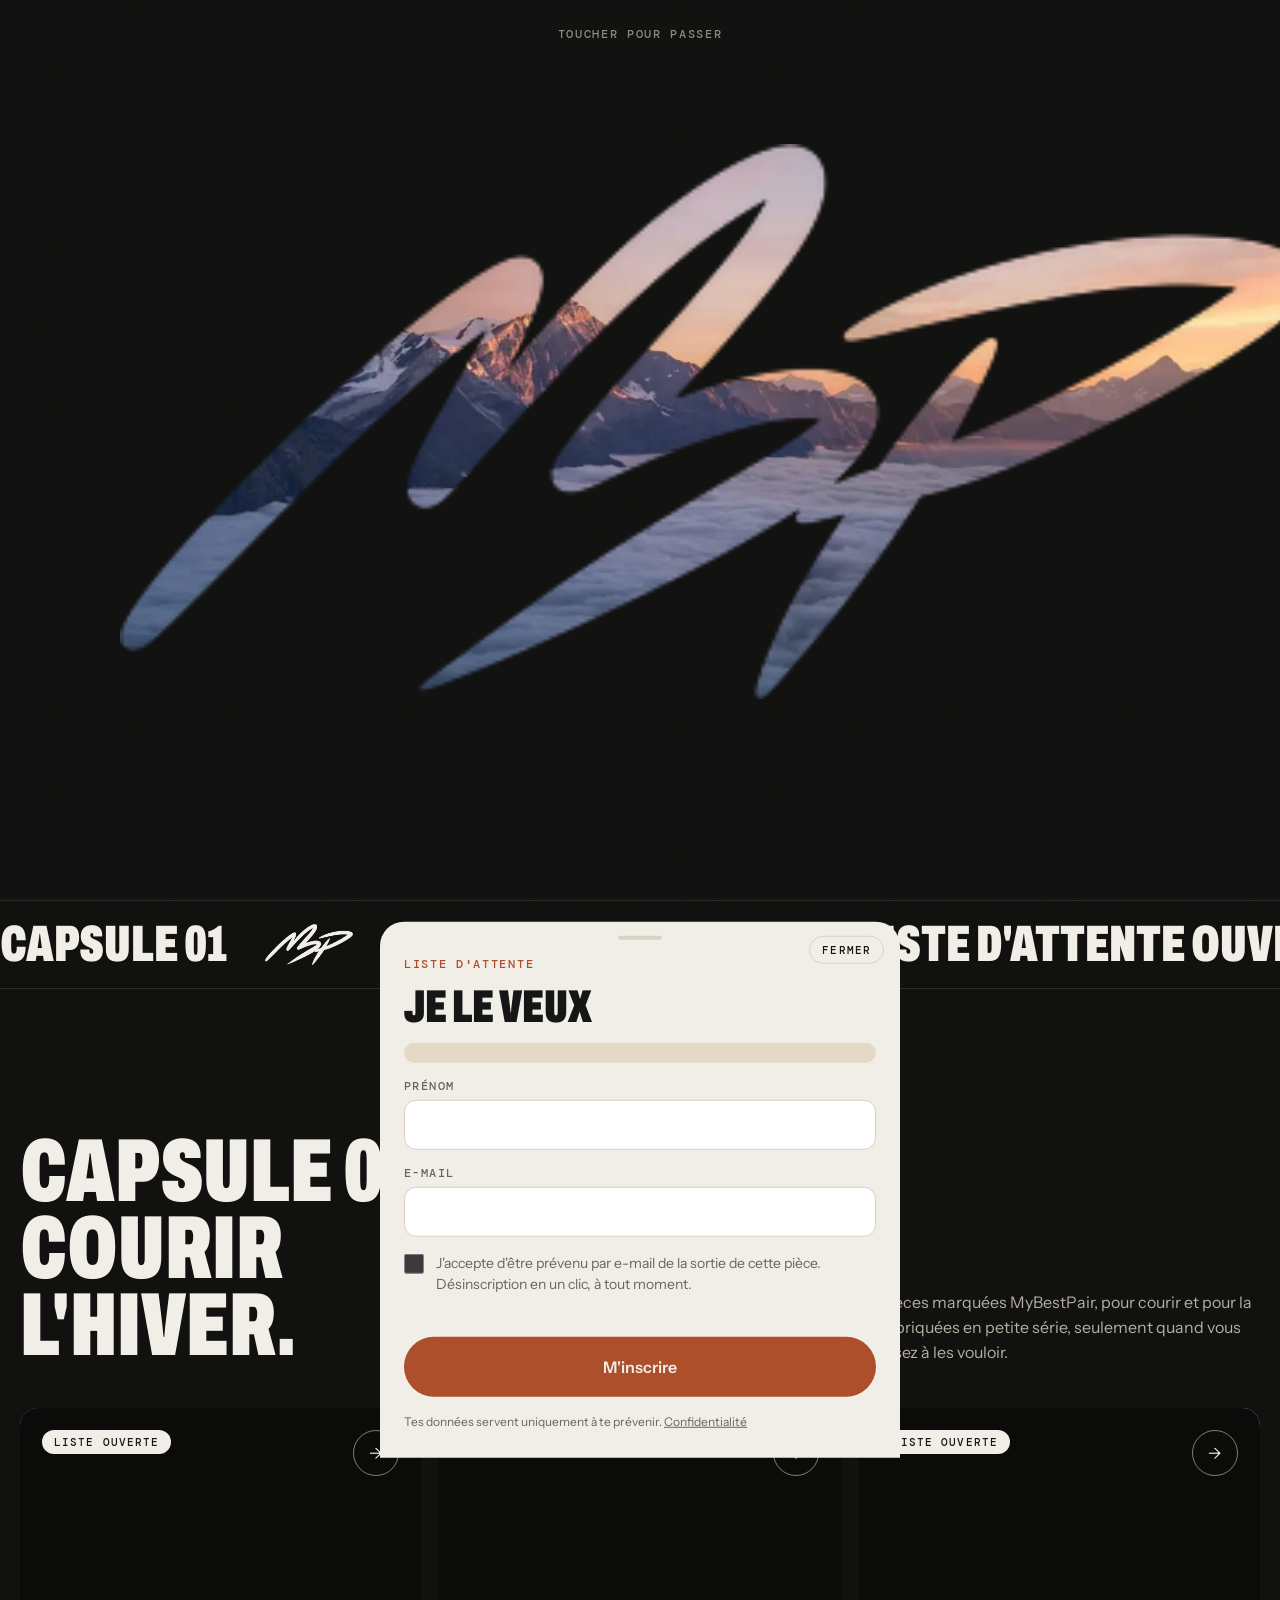
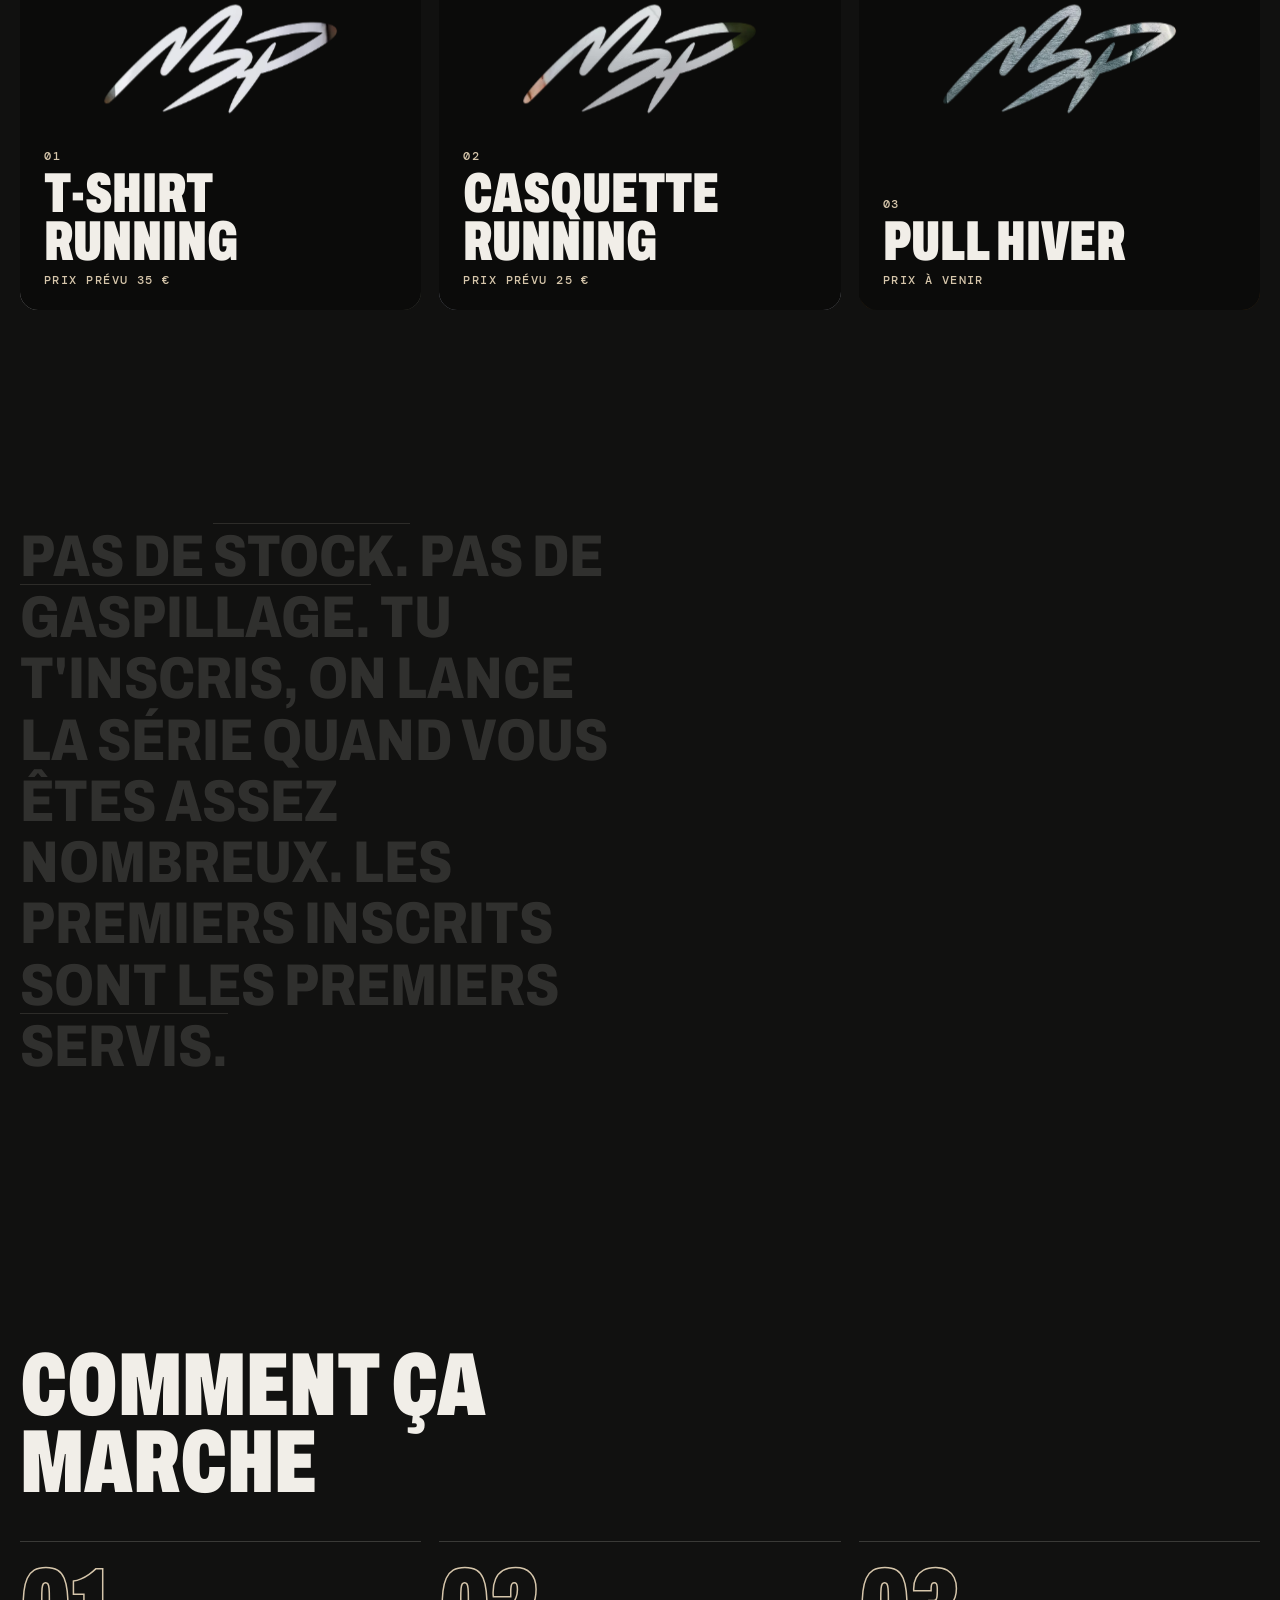
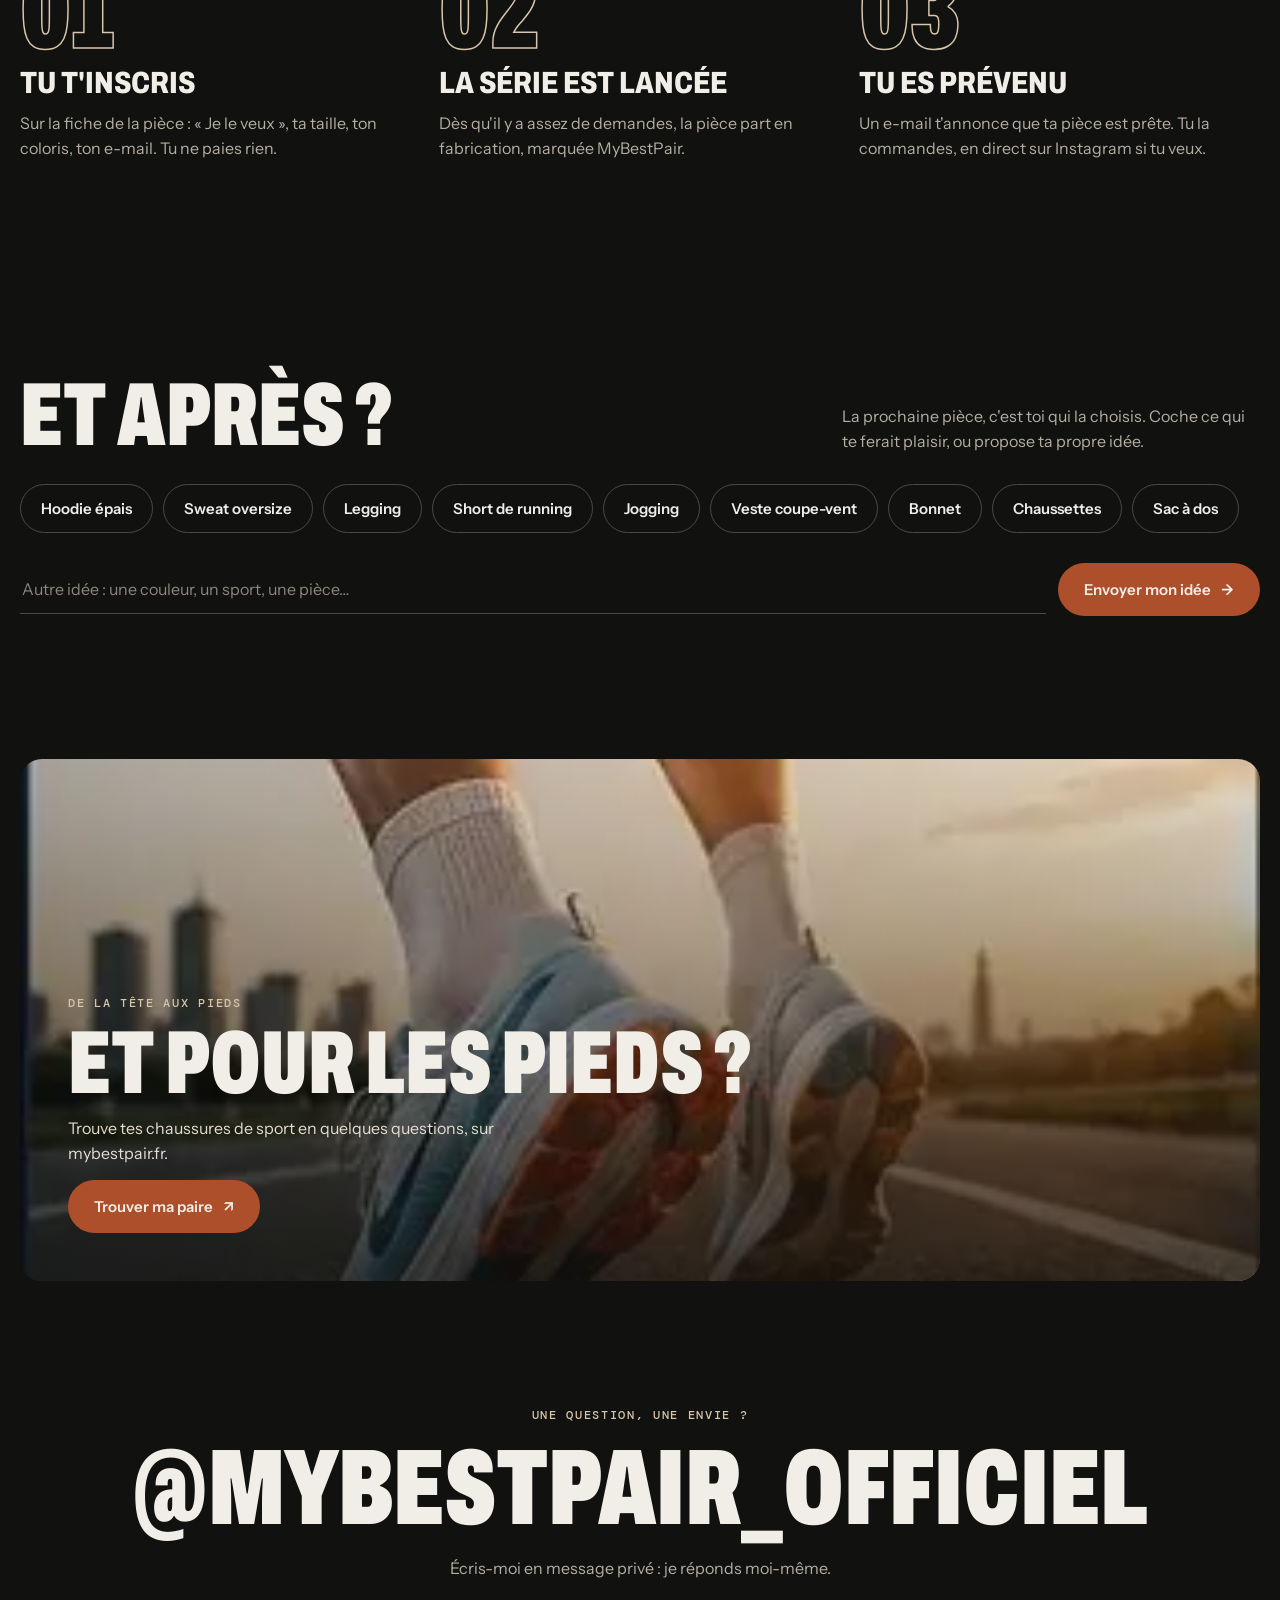
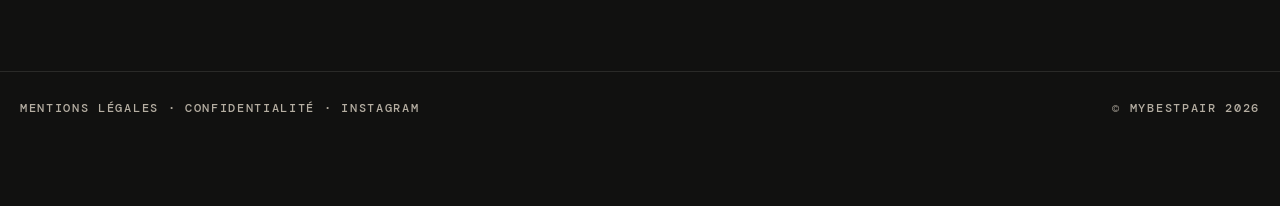
<file: index.html>
<!doctype html>
<html lang="fr">
<head>
<meta charset="utf-8">
<meta name="viewport" content="width=device-width,initial-scale=1,viewport-fit=cover">
<meta name="robots" content="noindex,nofollow">
<title>MyBestPair · Capsule 01, courir l'hiver</title>
<meta name="description" content="Capsule 01 MyBestPair : t-shirt running, casquette running et pull hiver, fabriqués en petite série quand vous êtes assez à les vouloir.">
<meta name="theme-color" content="#111110">
<link rel="icon" href="favicon.png">
<link rel="preconnect" href="https://fonts.googleapis.com">
<link rel="preconnect" href="https://fonts.gstatic.com" crossorigin>
<link rel="stylesheet" href="https://fonts.googleapis.com/css2?family=Archivo:wdth,wght@62..125,300..900&family=Instrument+Sans:wght@400..700&family=DM+Mono:wght@400;500&display=swap">
<link rel="stylesheet" href="style.css">
</head>
<body>
<div class="grain" aria-hidden="true"></div>
<div class="cur" id="cur" aria-hidden="true"><span>Voir</span></div>

<header class="top" id="top">
  <button type="button" class="logo" data-nav="home" aria-label="MyBestPair, accueil"><img class="lt" src="images/logo-cream.webp" alt=""><img class="dk" src="images/logo-black.webp" alt=""></button>
  <nav aria-label="Menu"><button type="button" data-nav="capsule">Capsule</button><button type="button" data-nav="idee"><span class="lg">Ton idée</span><span class="sh">Idée</span></button><button type="button" data-nav="story"><span class="lg">Notre histoire</span><span class="sh">Histoire</span></button></nav>
  <a class="igb" href="https://www.instagram.com/mybestpair_officiel/" target="_blank" rel="noopener"><svg viewBox="0 0 24 24" fill="none" stroke="currentColor" stroke-width="2" aria-hidden="true"><rect x="3" y="3" width="18" height="18" rx="5"/><circle cx="12" cy="12" r="4"/><circle cx="17.5" cy="6.5" r="1" fill="currentColor"/></svg><span>@mybestpair_officiel</span></a>
</header>

<main id="v-home">
  <section class="intro" id="intro" aria-label="Accueil">
    <div class="pin">
      <div class="win free" id="iwin"><div class="ph ph-hero2" id="iph"></div><div class="shade" style="opacity:1"></div></div>
      <div class="ititle" id="ititle">
        <h1><span class="ln"><span>Ta meilleure tenue,</span></span><span class="ln"><span>de la tête aux pieds.</span></span></h1>
        <div class="row"><button type="button" class="btn" data-nav="capsule">Découvrir la capsule <span aria-hidden="true">→</span></button><button type="button" class="ghost" data-nav="story">Notre histoire</button></div>
      </div>
      <div class="meta mono-t" id="imeta"><span>Capsule 01</span><b>Courir l'hiver</b></div>
    </div>
  </section>

  <div class="marq" aria-hidden="true"><div class="tr" id="marq"></div></div>

  <section class="capsule gut" id="capsule">
    <div class="sec-head"><h2 class="sec-t">Capsule 01. Courir l'hiver.</h2><p>Trois pièces marquées MyBestPair, pour courir et pour la ville. Fabriquées en petite série, seulement quand vous êtes assez à les vouloir.</p></div>
    <div class="panels">
      <button type="button" class="panel" data-prod="tee" data-cursor="Voir"><div class="pimg ph ph-tee"></div><div class="pmask"></div><span class="badge">Liste ouverte</span><span class="go" aria-hidden="true">→</span><div class="plbl"><span>01</span><b>T-shirt Running</b><small>Prix prévu 35 €</small></div></button>
      <button type="button" class="panel" data-prod="cap" data-cursor="Voir"><div class="pimg ph ph-cap"></div><div class="pmask"></div><span class="badge">Liste ouverte</span><span class="go" aria-hidden="true">→</span><div class="plbl"><span>02</span><b>Casquette Running</b><small>Prix prévu 25 €</small></div></button>
      <button type="button" class="panel" data-prod="pull" data-cursor="Voir"><div class="pimg ph ph-hoodie"></div><div class="pmask"></div><span class="badge">Liste ouverte</span><span class="go" aria-hidden="true">→</span><div class="plbl"><span>03</span><b>Pull Hiver</b><small>Prix à venir</small></div></button>
    </div>
  </section>

  <section class="manif gut" id="manif"><p id="manp">Pas de stock. Pas de gaspillage. Tu t'inscris, on lance la série quand vous êtes assez nombreux. Les premiers inscrits sont les premiers servis.</p></section>

  <section class="how gut" aria-labelledby="howt">
    <h2 class="sec-t" id="howt">Comment ça marche</h2>
    <ol>
      <li class="up"><b>01</b><h3>Tu t'inscris</h3><p>Sur la fiche de la pièce : « Je le veux », ta taille, ton coloris, ton e-mail. Tu ne paies rien.</p></li>
      <li class="up"><b>02</b><h3>La série est lancée</h3><p>Dès qu'il y a assez de demandes, la pièce part en fabrication, marquée MyBestPair.</p></li>
      <li class="up"><b>03</b><h3>Tu es prévenu</h3><p>Un e-mail t'annonce que ta pièce est prête. Tu la commandes, en direct sur Instagram si tu veux.</p></li>
    </ol>
  </section>

  <section class="idea gut" id="idee" aria-labelledby="ideet">
    <div class="sec-head"><h2 class="sec-t" id="ideet">Et après&nbsp;?</h2><p>La prochaine pièce, c'est toi qui la choisis. Coche ce qui te ferait plaisir, ou propose ta propre idée.</p></div>
    <div class="ichips" id="ichips" role="group" aria-label="Pièces qui t'intéressent"></div>
    <div class="irow"><label class="sr" for="iother">Autre idée</label><input type="text" id="iother" placeholder="Autre idée : une couleur, un sport, une pièce…"><button type="button" class="btn" id="isend">Envoyer mon idée <span aria-hidden="true">→</span></button></div>
    <p class="ierr" id="ierr" aria-live="polite"></p>
  </section>

  <a class="feet" href="https://mybestpair.fr" target="_blank" rel="noopener" data-cursor="Ouvrir"><div class="ph ph-bgroute"></div><div class="ct"><span class="mono-t" style="color:var(--sable)">De la tête aux pieds</span><h2>Et pour les pieds&nbsp;?</h2><p>Trouve tes chaussures de sport en quelques questions, sur mybestpair.fr.</p><span class="btn">Trouver ma paire <span aria-hidden="true">↗</span></span></div></a>

  <section class="insta gut"><span class="mono-t" style="color:var(--sable)">Une question, une envie&nbsp;?</span><a class="big" href="https://www.instagram.com/mybestpair_officiel/" target="_blank" rel="noopener" data-cursor="Écrire">@mybestpair_officiel</a><p>Écris-moi en message privé : je réponds moi-même.</p></section>

  <footer class="foot gut mono-t"><span><a href="mentions-legales.html">Mentions légales</a> · <a href="confidentialite.html">Confidentialité</a> · <a href="https://www.instagram.com/mybestpair_officiel/" target="_blank" rel="noopener">Instagram</a></span><span>© MyBestPair 2026</span></footer>
</main>

<main id="v-prod" hidden>
  <div class="prod gut">
    <div class="gal"><div class="main" id="gmain"><div class="ph" id="gph"></div><img class="stampm" id="gstamp" src="images/mono-black.webp" alt=""></div><div class="thumbs" id="gthumbs"></div></div>
    <div class="pinfo">
      <button type="button" class="crumb mono-t" id="crumb">← Capsule 01</button>
      <span class="mono-t" id="pcat" style="color:var(--rouille)"></span>
      <h1 id="pname"></h1>
      <span class="price" id="pprice"></span>
      <div class="serie"><span class="on">Liste d'attente ouverte</span></div>
      <p class="desc" id="pdesc"></p>
      <div><div class="lbl"><span>Coloris</span><span id="pcolname"></span></div><div class="cols" id="pcols" style="margin-top:10px"></div></div>
      <div><div class="lbl"><span>Taille</span><span>Guide des tailles</span></div><div class="sizes" id="psizes" style="margin-top:10px"></div></div>
      <button type="button" class="btn addb" id="pwant"><span class="t1">Je le veux</span><span class="t2">Je le veux</span></button>
      <p class="nopay">Pas de paiement : tu es prévenu dès que la série est lancée.</p>
      <div class="acc"><details><summary>Matière et entretien</summary><p id="pmat"></p></details><details><summary>Comment ça marche</summary><p>Tu t'inscris sans payer. Dès qu'il y a assez de demandes, la série est fabriquée. Tu reçois un e-mail, puis tu commandes : remise en main propre ou envoi par colis.</p></details><details><summary>Une question ?</summary><p>Écris-moi sur Instagram, <a href="https://www.instagram.com/mybestpair_officiel/" target="_blank" rel="noopener">@mybestpair_officiel</a>.</p></details></div>
      <div class="mates"><span class="mono-t" style="color:var(--paper-soft)">Complète ta tenue</span>
        <button type="button" class="mate" id="pmate"><div class="ph"></div><div><small>Capsule 01</small><b></b></div><span class="ar">→</span></button>
        <a class="mate" href="https://mybestpair.fr" target="_blank" rel="noopener" style="text-decoration:none"><div class="ph ph-bgtrail"></div><div><small>Pour les pieds</small><b>Trouve ta paire sur mybestpair.fr</b></div><span class="ar">↗</span></a>
      </div>
    </div>
  </div>
  <footer class="foot gut mono-t"><span><a href="mentions-legales.html">Mentions légales</a> · <a href="confidentialite.html">Confidentialité</a> · <a href="https://www.instagram.com/mybestpair_officiel/" target="_blank" rel="noopener">Instagram</a></span><span>© MyBestPair 2026</span></footer>
</main>


<main id="v-story" hidden>
  <section class="story gut">
    <div class="ph ph-hikers"></div>
    <div class="txt">
      <span class="mono-t" style="color:var(--rouille)">Notre histoire</span>
      <h1>Né d'un comparateur de chaussures.</h1>
      <p><b>MyBestPair, c'est d'abord mybestpair.fr</b> : un site qui aide à trouver ses chaussures de sport, sport par sport, sans parti pris.</p>
      <p>La suite logique, c'est le reste de la tenue. <b>Des pièces simples et techniques</b>, aux couleurs de la marque, pour courir, s'entraîner et vivre dehors.</p>
      <p>Pas de stock qui dort : <b>chaque série est lancée quand vous êtes assez à la vouloir.</b> Moins de gaspillage, et des pièces qui ont déjà leur propriétaire.</p>
      <div class="nums"><div><b>6</b><span>sports sur mybestpair.fr</span></div><div><b>3</b><span>pièces dans la capsule 01</span></div><div><b>0</b><span>stock qui dort</span></div></div>
      <a class="btn" href="https://www.instagram.com/mybestpair_officiel/" target="_blank" rel="noopener" style="justify-self:start;text-decoration:none">Suivre l'aventure sur Instagram <span aria-hidden="true">↗</span></a>
    </div>
  </section>
  <footer class="foot gut mono-t"><span><a href="mentions-legales.html">Mentions légales</a> · <a href="confidentialite.html">Confidentialité</a> · <a href="https://www.instagram.com/mybestpair_officiel/" target="_blank" rel="noopener">Instagram</a></span><span>© MyBestPair 2026</span></footer>
</main>

<div class="sticky-cta" id="stcta"><button type="button" class="btn" id="stbtn">Je le veux</button></div>

<div class="through" id="through" aria-hidden="true"><div class="bk"></div><div class="win" id="twin"><div class="ph" id="tph"></div></div></div>
<div class="opening" id="opening" hidden></div>
<div class="scrim" id="scrim"></div>
<aside class="sheet" id="sheet" role="dialog" aria-modal="true" aria-labelledby="sht" aria-hidden="true">
  <span class="grab" aria-hidden="true"></span>
  <button type="button" class="x" id="shx">Fermer</button>
  <form id="shform" novalidate style="display:grid;gap:16px">
    <span class="mono-t" style="color:var(--rouille)" id="shkind">Liste d'attente</span>
    <h2 id="sht">Je le veux</h2>
    <div class="sum" id="shsum"></div>
    <label for="fname">Prénom<input type="text" id="fname" autocomplete="given-name"></label>
    <label for="fmail">E-mail<input type="email" id="fmail" autocomplete="email" inputmode="email"></label>
    <label class="consent" for="fok"><input type="checkbox" id="fok"><span id="fokt">J'accepte d'être prévenu par e-mail de la sortie de cette pièce. Désinscription en un clic, à tout moment.</span></label>
    <p class="err" id="ferr" aria-live="polite"></p>
    <button type="submit" class="btn addb" id="fsend"><span class="t1">M'inscrire</span><span class="t2">C'est noté</span></button>
    <span class="proto">Tes données servent uniquement à te prévenir. <a href="confidentialite.html" style="color:inherit">Confidentialité</a></span>
  </form>
  <div class="ok" id="shok" hidden>
    <div class="seal"><img src="images/mono-cream.webp" alt=""></div>
    <h2 id="okt">C'est noté !</h2>
    <p id="okp"></p>
    <div class="row"><a class="ig" href="https://www.instagram.com/mybestpair_officiel/" target="_blank" rel="noopener"><svg viewBox="0 0 24 24" fill="none" stroke="currentColor" stroke-width="2" aria-hidden="true"><rect x="3" y="3" width="18" height="18" rx="5"/><circle cx="12" cy="12" r="4"/><circle cx="17.5" cy="6.5" r="1" fill="currentColor"/></svg>Écris-moi sur Instagram</a><button type="button" class="ghost" id="okclose" style="color:var(--paper-ink)">Continuer</button></div>
  </div>
</aside>
<script src="app.js"></script>
</body>
</html>
</file>
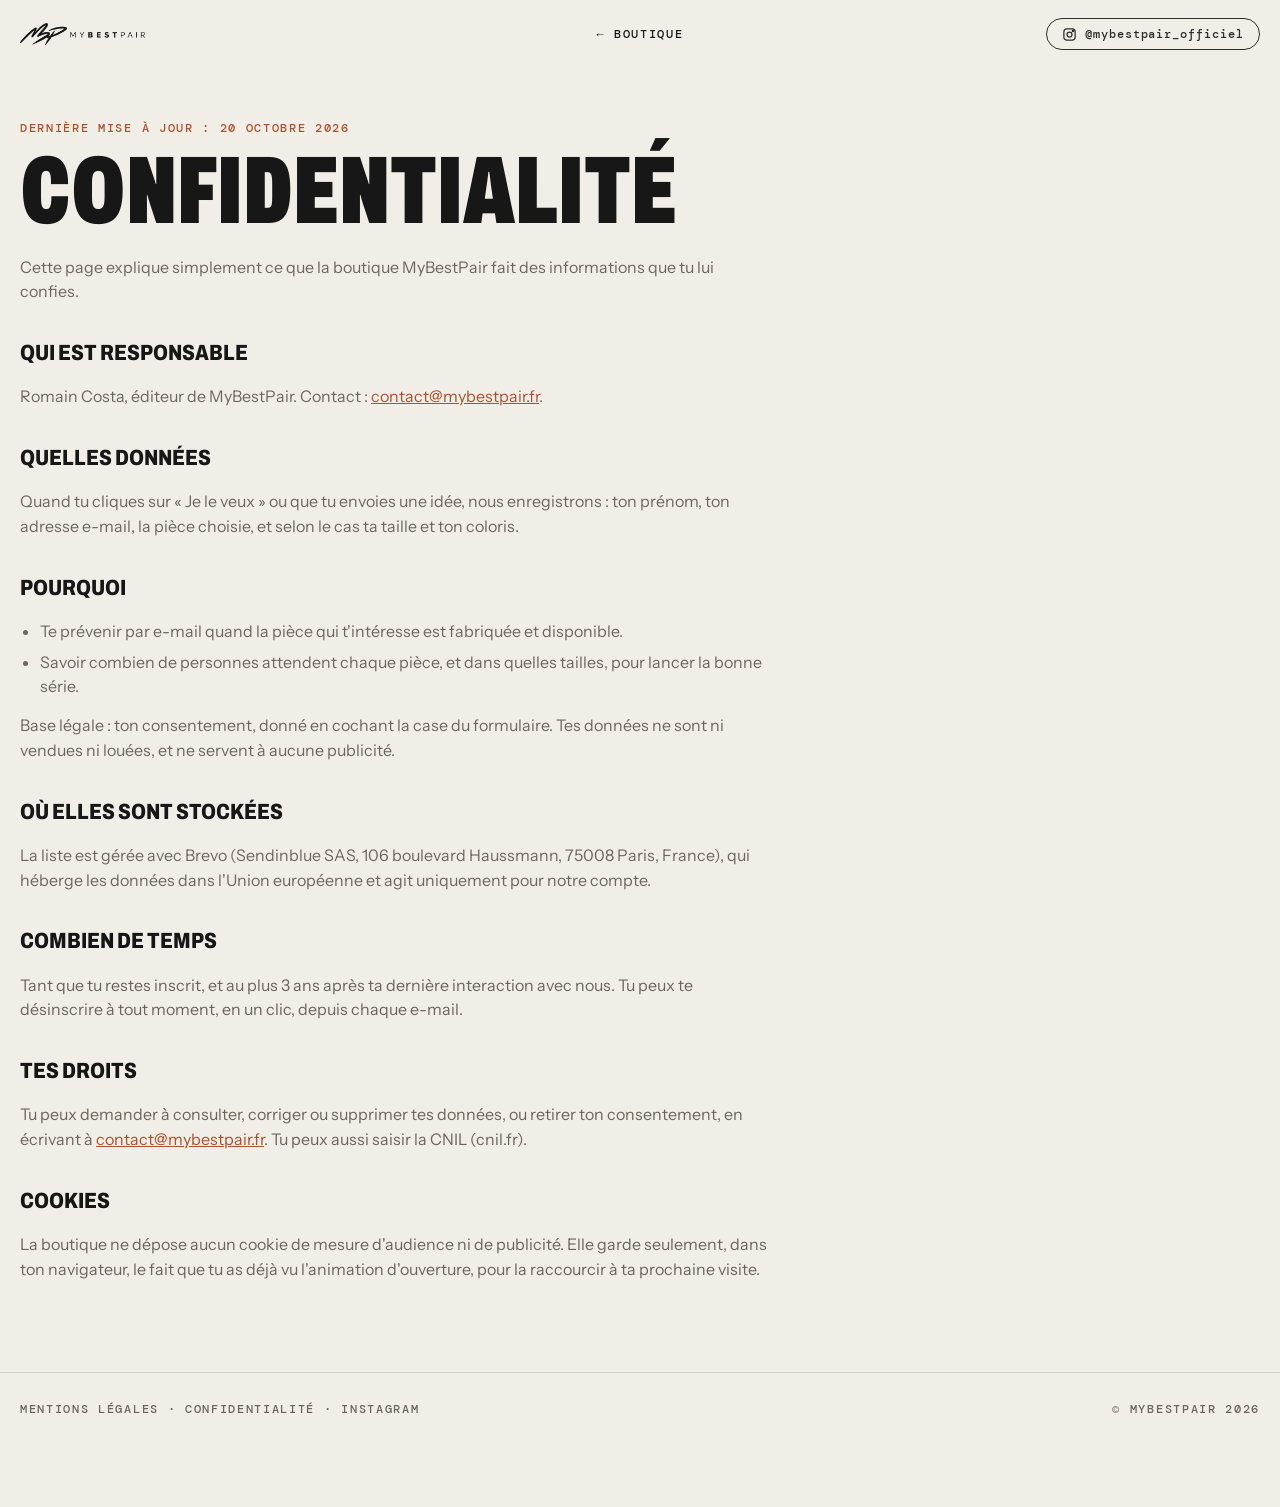
<file: confidentialite.html>
<!doctype html>
<html lang="fr">
<head>
<meta charset="utf-8">
<meta name="viewport" content="width=device-width,initial-scale=1,viewport-fit=cover">
<meta name="robots" content="noindex,nofollow">
<title>Confidentialité · Boutique MyBestPair</title>
<meta name="description" content="Capsule 01 MyBestPair : t-shirt running, casquette running et pull hiver, fabriqués en petite série quand vous êtes assez à les vouloir.">
<meta name="theme-color" content="#111110">
<link rel="icon" href="favicon.png">
<link rel="preconnect" href="https://fonts.googleapis.com">
<link rel="preconnect" href="https://fonts.gstatic.com" crossorigin>
<link rel="stylesheet" href="https://fonts.googleapis.com/css2?family=Archivo:wdth,wght@62..125,300..900&family=Instrument+Sans:wght@400..700&family=DM+Mono:wght@400;500&display=swap">
<link rel="stylesheet" href="style.css">
</head>
<body class="light">
<div class="grain" aria-hidden="true"></div>
<header class="top solid"><a class="logo" href="./" aria-label="MyBestPair, retour à la boutique"><img class="lt" src="images/logo-cream.webp" alt=""><img class="dk" src="images/logo-black.webp" alt=""></a><nav aria-label="Menu"><a href="./" style="font:500 12px var(--f-m);letter-spacing:.14em;text-transform:uppercase;text-decoration:none">← Boutique</a></nav><a class="igb" href="https://www.instagram.com/mybestpair_officiel/" target="_blank" rel="noopener"><svg viewBox="0 0 24 24" fill="none" stroke="currentColor" stroke-width="2" aria-hidden="true"><rect x="3" y="3" width="18" height="18" rx="5"/><circle cx="12" cy="12" r="4"/><circle cx="17.5" cy="6.5" r="1" fill="currentColor"/></svg><span>@mybestpair_officiel</span></a></header>
<main class="legal gut">
<span class="mono-t" style="color:var(--rouille)">Dernière mise à jour : 20 octobre 2026</span>
<h1>Confidentialité</h1>
<p>Cette page explique simplement ce que la boutique MyBestPair fait des informations que tu lui confies.</p>
<h2>Qui est responsable</h2>
<p>Romain Costa, éditeur de MyBestPair. Contact : <a href="mailto:contact@mybestpair.fr">contact@mybestpair.fr</a>.</p>
<h2>Quelles données</h2>
<p>Quand tu cliques sur « Je le veux » ou que tu envoies une idée, nous enregistrons : ton prénom, ton adresse e-mail, la pièce choisie, et selon le cas ta taille et ton coloris.</p>
<h2>Pourquoi</h2>
<ul><li>Te prévenir par e-mail quand la pièce qui t'intéresse est fabriquée et disponible.</li><li>Savoir combien de personnes attendent chaque pièce, et dans quelles tailles, pour lancer la bonne série.</li></ul>
<p>Base légale : ton consentement, donné en cochant la case du formulaire. Tes données ne sont ni vendues ni louées, et ne servent à aucune publicité.</p>
<h2>Où elles sont stockées</h2>
<p>La liste est gérée avec Brevo (Sendinblue SAS, 106 boulevard Haussmann, 75008 Paris, France), qui héberge les données dans l'Union européenne et agit uniquement pour notre compte.</p>
<h2>Combien de temps</h2>
<p>Tant que tu restes inscrit, et au plus 3 ans après ta dernière interaction avec nous. Tu peux te désinscrire à tout moment, en un clic, depuis chaque e-mail.</p>
<h2>Tes droits</h2>
<p>Tu peux demander à consulter, corriger ou supprimer tes données, ou retirer ton consentement, en écrivant à <a href="mailto:contact@mybestpair.fr">contact@mybestpair.fr</a>. Tu peux aussi saisir la CNIL (cnil.fr).</p>
<h2>Cookies</h2>
<p>La boutique ne dépose aucun cookie de mesure d'audience ni de publicité. Elle garde seulement, dans ton navigateur, le fait que tu as déjà vu l'animation d'ouverture, pour la raccourcir à ta prochaine visite.</p>
</main>
<footer class="foot gut mono-t"><span><a href="mentions-legales.html">Mentions légales</a> · <a href="confidentialite.html">Confidentialité</a> · <a href="https://www.instagram.com/mybestpair_officiel/" target="_blank" rel="noopener">Instagram</a></span><span>© MyBestPair 2026</span></footer>
</body>
</html>
</file>
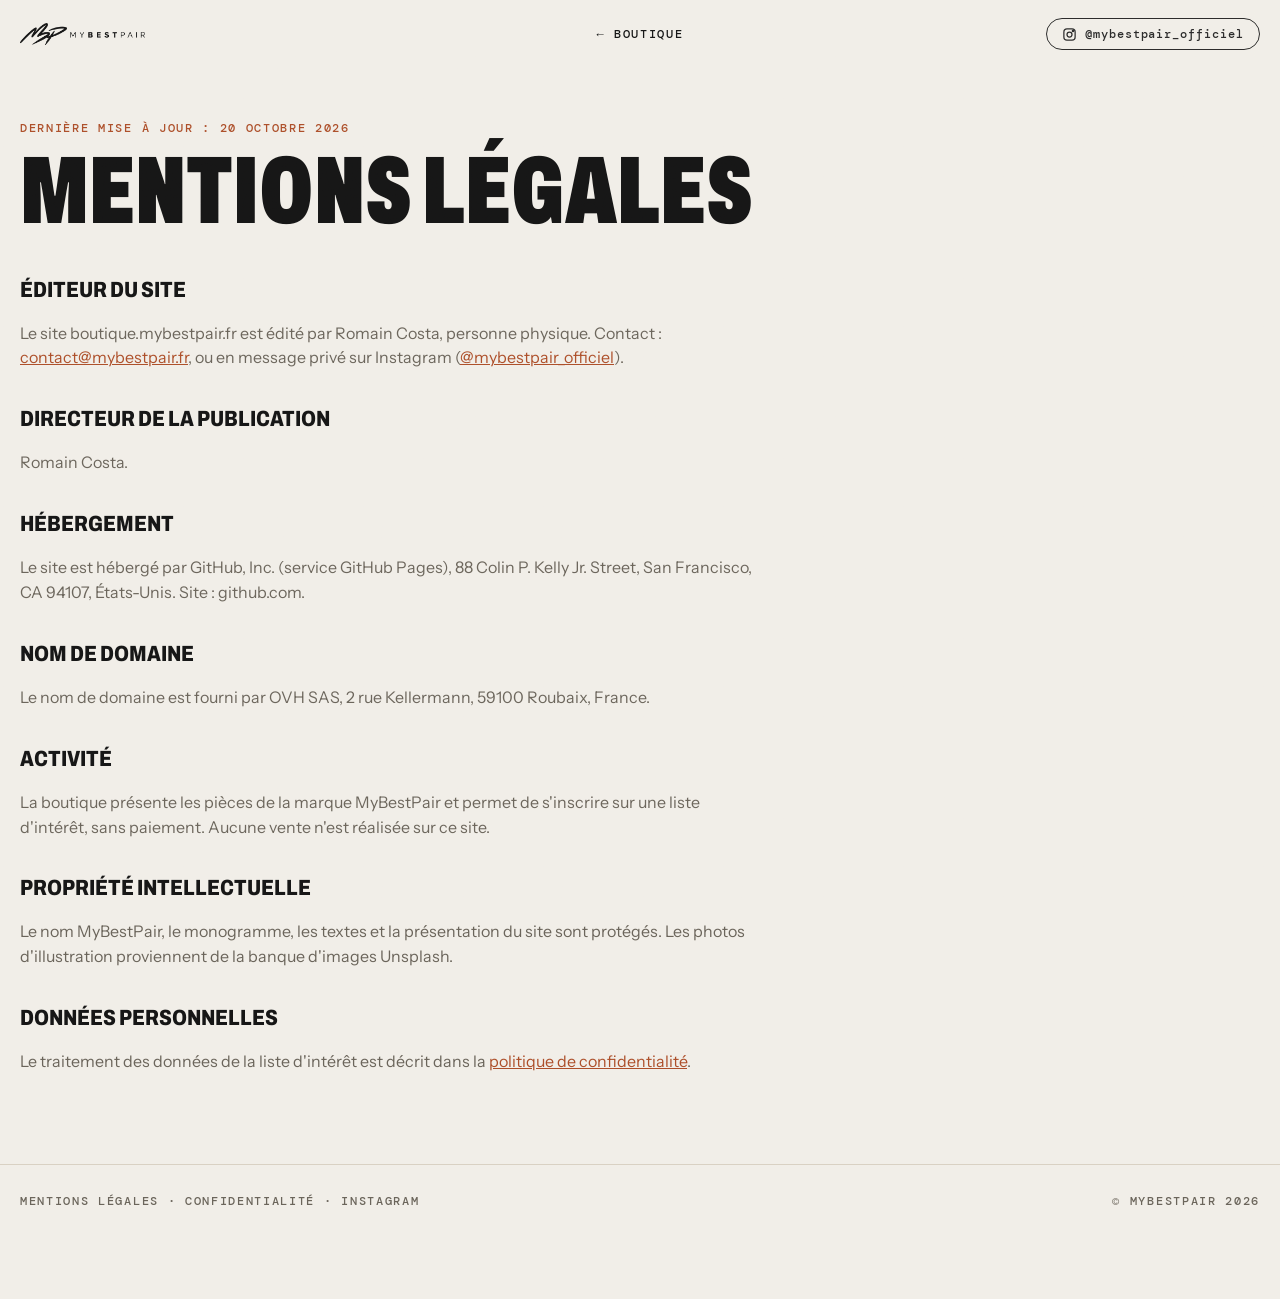
<file: mentions-legales.html>
<!doctype html>
<html lang="fr">
<head>
<meta charset="utf-8">
<meta name="viewport" content="width=device-width,initial-scale=1,viewport-fit=cover">
<meta name="robots" content="noindex,nofollow">
<title>Mentions légales · Boutique MyBestPair</title>
<meta name="description" content="Capsule 01 MyBestPair : t-shirt running, casquette running et pull hiver, fabriqués en petite série quand vous êtes assez à les vouloir.">
<meta name="theme-color" content="#111110">
<link rel="icon" href="favicon.png">
<link rel="preconnect" href="https://fonts.googleapis.com">
<link rel="preconnect" href="https://fonts.gstatic.com" crossorigin>
<link rel="stylesheet" href="https://fonts.googleapis.com/css2?family=Archivo:wdth,wght@62..125,300..900&family=Instrument+Sans:wght@400..700&family=DM+Mono:wght@400;500&display=swap">
<link rel="stylesheet" href="style.css">
</head>
<body class="light">
<div class="grain" aria-hidden="true"></div>
<header class="top solid"><a class="logo" href="./" aria-label="MyBestPair, retour à la boutique"><img class="lt" src="images/logo-cream.webp" alt=""><img class="dk" src="images/logo-black.webp" alt=""></a><nav aria-label="Menu"><a href="./" style="font:500 12px var(--f-m);letter-spacing:.14em;text-transform:uppercase;text-decoration:none">← Boutique</a></nav><a class="igb" href="https://www.instagram.com/mybestpair_officiel/" target="_blank" rel="noopener"><svg viewBox="0 0 24 24" fill="none" stroke="currentColor" stroke-width="2" aria-hidden="true"><rect x="3" y="3" width="18" height="18" rx="5"/><circle cx="12" cy="12" r="4"/><circle cx="17.5" cy="6.5" r="1" fill="currentColor"/></svg><span>@mybestpair_officiel</span></a></header>
<main class="legal gut">
<span class="mono-t" style="color:var(--rouille)">Dernière mise à jour : 20 octobre 2026</span>
<h1>Mentions légales</h1>
<h2>Éditeur du site</h2>
<p>Le site boutique.mybestpair.fr est édité par Romain Costa, personne physique. Contact : <a href="mailto:contact@mybestpair.fr">contact@mybestpair.fr</a>, ou en message privé sur Instagram (<a href="https://www.instagram.com/mybestpair_officiel/" target="_blank" rel="noopener">@mybestpair_officiel</a>).</p>
<h2>Directeur de la publication</h2>
<p>Romain Costa.</p>
<h2>Hébergement</h2>
<p>Le site est hébergé par GitHub, Inc. (service GitHub Pages), 88 Colin P. Kelly Jr. Street, San Francisco, CA 94107, États-Unis. Site : github.com.</p>
<h2>Nom de domaine</h2>
<p>Le nom de domaine est fourni par OVH SAS, 2 rue Kellermann, 59100 Roubaix, France.</p>
<h2>Activité</h2>
<p>La boutique présente les pièces de la marque MyBestPair et permet de s'inscrire sur une liste d'intérêt, sans paiement. Aucune vente n'est réalisée sur ce site.</p>
<h2>Propriété intellectuelle</h2>
<p>Le nom MyBestPair, le monogramme, les textes et la présentation du site sont protégés. Les photos d'illustration proviennent de la banque d'images Unsplash.</p>
<h2>Données personnelles</h2>
<p>Le traitement des données de la liste d'intérêt est décrit dans la <a href="confidentialite.html">politique de confidentialité</a>.</p>
</main>
<footer class="foot gut mono-t"><span><a href="mentions-legales.html">Mentions légales</a> · <a href="confidentialite.html">Confidentialité</a> · <a href="https://www.instagram.com/mybestpair_officiel/" target="_blank" rel="noopener">Instagram</a></span><span>© MyBestPair 2026</span></footer>
</body>
</html>
</file>
<file: style.css>
/* Prototype « La fenêtre MBP » : le monogramme est la fenêtre par laquelle on entre partout.
   Accueil sombre (récit), collections et fiches claires (achat), comme la piste 4. Univers fixé volontairement, pas de thème clair/sombre. */
:root{
 --noir:#111110;--ink:#F1EEE8;--soft:#b5aea2;--sable:#D6C6AB;--sable2:#E4D9C6;--rouille:#AD4F2A;--olive:#4B5139;--marine:#1E2A45;
 --paper:#F1EEE8;--paper-ink:#161616;--paper-soft:#6b655b;--paper-line:#d9d1c3;
 --f-d:"Archivo","Arial Narrow",Arial,sans-serif;--f-b:"Instrument Sans",Arial,Helvetica,sans-serif;--f-m:"DM Mono",ui-monospace,Menlo,monospace;
 --ease:cubic-bezier(.7,0,.2,1);--out:cubic-bezier(.16,1,.3,1);
 color-scheme:dark;
}
*{box-sizing:border-box}
[hidden]{display:none!important}
html,body{overflow-x:clip}
body{margin:0;background:var(--noir);color:var(--ink);font-family:var(--f-b);font-size:16px;line-height:1.55;transition:background-color .6s}
body.light{background:var(--paper);color:var(--paper-ink)}
button{font:inherit;color:inherit;cursor:pointer}
a{color:inherit}
button:focus-visible,a:focus-visible{outline:2px solid var(--rouille);outline-offset:3px}
.ph{background-size:cover;background-position:center}
.gut{padding-left:max(20px,env(safe-area-inset-left,0px));padding-right:max(20px,env(safe-area-inset-right,0px))}
.mono-t{font:500 12px var(--f-m);letter-spacing:.14em;text-transform:uppercase}
.grain{position:fixed;inset:0;z-index:90;pointer-events:none;opacity:.07;mix-blend-mode:overlay;background-image:url("data:image/svg+xml;utf8,<svg xmlns='http://www.w3.org/2000/svg' width='180' height='180'><filter id='n'><feTurbulence type='fractalNoise' baseFrequency='.85' numOctaves='2' stitchTiles='stitch'/></filter><rect width='100%' height='100%' filter='url(%23n)'/></svg>")}

/* En-tête */
.top{position:fixed;top:0;left:0;right:0;z-index:60;display:grid;grid-template-columns:1fr auto 1fr;align-items:center;gap:16px;
 padding:calc(env(safe-area-inset-top,0px) + 18px) max(20px,env(safe-area-inset-right,0px)) 18px max(20px,env(safe-area-inset-left,0px));transition:background-color .4s,color .4s,backdrop-filter .4s}
.top.solid{background:rgba(17,17,16,.72);backdrop-filter:blur(12px)}
body.light .top.solid{background:rgba(241,238,232,.82)}
.top .logo{height:22px;display:block;background:none;border:0;padding:0}
.top .logo img{height:100%;display:block}
.top .logo .dk{display:none}
body.light .top .logo .lt{display:none}
body.light .top .logo .dk{display:block}
.top nav{display:flex;gap:30px}
.top nav button{background:none;border:0;padding:4px 0;font:500 12px var(--f-m);letter-spacing:.14em;text-transform:uppercase;position:relative}
.top nav button::after{content:"";position:absolute;left:0;right:0;bottom:-2px;height:1px;background:var(--rouille);transform:scaleX(0);transform-origin:right;transition:transform .5s var(--out)}
.top nav button:hover::after,.top nav button[aria-current="true"]::after{transform:scaleX(1);transform-origin:left}
.cartb{justify-self:end;display:flex;align-items:center;gap:8px;background:none;border:1px solid currentColor;border-radius:99px;padding:7px 15px;font:500 12px var(--f-m);letter-spacing:.1em;text-transform:uppercase;opacity:.9}
.cartb b{display:inline-grid;place-items:center;min-width:20px;height:20px;border-radius:99px;background:var(--rouille);color:var(--ink);font-size:11px;transition:transform .35s cubic-bezier(.3,1.8,.5,1)}
.cartb b.bump{transform:scale(1.5)}

/* ===== Accueil ===== */
.intro{position:relative;height:100vh;height:100svh}
.pin{position:sticky;top:0;height:100vh;height:100svh;overflow:hidden;background:var(--noir)}
.win{position:absolute;inset:0;-webkit-mask-repeat:no-repeat;mask-repeat:no-repeat;-webkit-mask-image:var(--mono);mask-image:var(--mono)}
.win.free{-webkit-mask-image:none;mask-image:none}
.win .ph{position:absolute;inset:-4%;will-change:transform}
.win .shade{position:absolute;inset:0;background:linear-gradient(180deg,rgba(17,17,16,.35),rgba(17,17,16,0) 35%,rgba(17,17,16,.7));opacity:0}
.wm{position:absolute;left:50%;top:calc(50% + min(16vw,170px));transform:translateX(-50%);width:min(40vw,440px);will-change:opacity,transform}
.wm img{width:100%;display:block}
.cue{position:absolute;left:50%;bottom:calc(env(safe-area-inset-bottom,0px) + 28px);transform:translateX(-50%);display:grid;justify-items:center;gap:10px;color:var(--soft)}
.cue i{display:block;width:1px;height:46px;background:linear-gradient(var(--ink),transparent);transform-origin:top;animation:cue 1.8s var(--ease) infinite}
@keyframes cue{0%{transform:scaleY(0)}50%{transform:scaleY(1);transform-origin:top}51%{transform-origin:bottom}100%{transform:scaleY(0);transform-origin:bottom}}
.meta{position:absolute;left:max(20px,env(safe-area-inset-left,0px));bottom:calc(env(safe-area-inset-bottom,0px) + 28px);color:var(--soft);display:grid;gap:4px}
.meta b{color:var(--ink);font-weight:500}
.prog{position:absolute;right:max(20px,env(safe-area-inset-right,0px));bottom:calc(env(safe-area-inset-bottom,0px) + 28px);width:120px;height:1px;background:rgba(241,238,232,.25)}
.prog i{position:absolute;inset:0;background:var(--ink);transform-origin:left;transform:scaleX(0)}
.ititle{position:absolute;left:max(20px,env(safe-area-inset-left,0px));right:max(20px,env(safe-area-inset-right,0px));bottom:14vh;display:grid;gap:22px;pointer-events:none}
.ititle h1{margin:0;font-family:var(--f-d);font-weight:900;font-variation-settings:"wdth" 64;text-transform:uppercase;font-size:clamp(54px,10.5vw,170px);line-height:.84;letter-spacing:-.005em}
.ln{display:block;overflow:hidden;padding-top:.14em;margin-top:-.14em;padding-bottom:.04em}
.ln span{display:block;transform:translateY(160%);transition:transform 1s var(--out)}
.ititle.on .ln span{transform:none}
.ititle.on .ln:nth-child(2) span{transition-delay:.09s}
.ititle .row{display:flex;gap:16px;align-items:center;flex-wrap:wrap;opacity:0;transform:translateY(16px);transition:opacity .7s .25s,transform .7s .25s var(--out)}
.ititle.on .row{opacity:1;transform:none;pointer-events:auto}
.btn{display:inline-flex;align-items:center;gap:10px;background:var(--rouille);color:var(--ink);border:0;border-radius:99px;padding:15px 26px;font-weight:600;font-size:15px;position:relative;overflow:hidden;isolation:isolate}
.btn::before{content:"";position:absolute;inset:0;background:#c55d33;transform:translateY(101%);transition:transform .45s var(--out);z-index:-1}
.btn:hover::before{transform:none}
.ghost{background:none;border:1px solid currentColor;border-radius:99px;padding:14px 22px;font-weight:600;font-size:15px}

.duo{padding-block:18vh 12vh;display:grid;gap:48px}
.sec-t{margin:0;font-family:var(--f-d);font-weight:900;font-variation-settings:"wdth" 64;text-transform:uppercase;font-size:clamp(44px,7vw,110px);line-height:.86;max-width:12ch}
.sec-head{display:flex;justify-content:space-between;align-items:end;gap:20px;flex-wrap:wrap}
.sec-head p{margin:0;max-width:38ch;color:var(--soft)}
.panels{display:grid;grid-template-columns:1fr 1fr;gap:18px}
.panel{position:relative;aspect-ratio:4/5;border:0;padding:0;border-radius:18px;overflow:hidden;background:#000;text-align:left;color:var(--ink)}
.panel .pimg{position:absolute;inset:0;transition:transform 1.2s var(--out)}
.panel .pmask{position:absolute;inset:0;background:#0b0b0a;-webkit-mask:var(--monohole) center/46% no-repeat,linear-gradient(#000 0 0);-webkit-mask-composite:xor;mask:var(--monohole) center/46% no-repeat exclude,linear-gradient(#000 0 0);transition:-webkit-mask-size 1s var(--ease),mask-size 1s var(--ease),opacity .6s .4s}
.panel:hover .pmask,.panel:focus-visible .pmask{-webkit-mask-size:2200%,100%;mask-size:2200%,100%;opacity:0}
.panel:hover .pimg{transform:scale(1.05)}
.panel .plbl{position:absolute;left:24px;right:24px;bottom:22px;display:grid;gap:6px;z-index:2}
.panel .plbl span{font:500 12px var(--f-m);letter-spacing:.14em;color:var(--sable)}
.panel .plbl b{font-family:var(--f-d);font-weight:900;font-variation-settings:"wdth" 64;text-transform:uppercase;font-size:clamp(44px,6vw,92px);line-height:.85}
.panel .plbl em{font-style:normal;color:var(--soft);font-size:14px}
.panel .go{position:absolute;right:22px;top:22px;z-index:2;width:46px;height:46px;border-radius:50%;border:1px solid rgba(241,238,232,.5);display:grid;place-items:center;transition:background-color .4s,transform .5s var(--out)}
.panel:hover .go{background:var(--rouille);border-color:var(--rouille);transform:rotate(-45deg)}

.manif{padding-block:14vh 18vh}
.manif p{margin:0;font-family:var(--f-d);font-weight:800;font-variation-settings:"wdth" 82;font-size:clamp(30px,4.6vw,68px);line-height:1.04;max-width:20ch;text-transform:uppercase}
.manif .w{opacity:.14;transition:opacity .25s}
.manif .w.lit{opacity:1}
.manif .w.acc.lit{color:var(--rouille)}

.foot{border-top:1px solid #2a2a28;padding-block:28px calc(env(safe-area-inset-bottom,0px) + 90px);display:flex;justify-content:space-between;gap:16px;flex-wrap:wrap;color:var(--soft)}
body.light .foot{border-color:var(--paper-line);color:var(--paper-soft)}

/* ===== Ouverture ===== */
.opening{position:fixed;inset:0;z-index:85;background:var(--noir);transition:opacity .5s;cursor:pointer}
.opening.out{opacity:0;pointer-events:none}
.opening .win{position:absolute;inset:0}
.opening .oph{position:absolute;inset:-4%}
.owm{position:absolute;left:50%;transform:translateX(-50%);width:min(40vw,440px)}
.osig{position:absolute;clip-path:inset(0 100% 0 0)}
.ocount{position:absolute;right:max(20px,env(safe-area-inset-right,0px));top:calc(env(safe-area-inset-top,0px) + 24px);font-size:13px;color:var(--ink)}
.oskip{position:absolute;left:50%;top:calc(env(safe-area-inset-top,0px) + 26px);transform:translateX(-50%);color:var(--soft);opacity:.75;white-space:nowrap}
.olet{position:absolute;inset:0;display:grid;place-content:center;justify-items:center;gap:20px;text-align:center;padding:0 16px}
.olet h2{margin:0;font-family:var(--f-d);font-weight:300;font-variation-settings:"wdth" 100;font-size:clamp(34px,9.5vw,150px);letter-spacing:.12em;line-height:1;display:flex;white-space:nowrap}
.olet h2 span{display:inline-block;animation:lup .9s var(--out) both}
.olet h2 span.b{font-weight:900}
.olet p{margin:0;font:500 13px var(--f-m);letter-spacing:.16em;text-transform:uppercase;color:var(--sable);animation:fadein .6s .8s both;transition:opacity .3s}
@keyframes lup{from{transform:translateY(70%);opacity:0;filter:blur(8px)}}
@keyframes fadein{from{opacity:0}}
.openpill{position:fixed;right:max(20px,env(safe-area-inset-right,0px));bottom:calc(env(safe-area-inset-bottom,0px) + 20px);z-index:86;display:flex;align-items:center;gap:4px;background:#1b1b1a;border:1px solid #3a3a37;border-radius:99px;padding:4px;box-shadow:0 10px 30px rgba(0,0,0,.35)}
.openpill button{border:0;border-radius:99px;background:none;color:var(--ink);font:600 13px var(--f-b);height:34px;min-width:34px;padding:0 10px;white-space:nowrap}
.openpill .rp{background:var(--rouille);padding:0 14px}
.openpill .rp span{font-weight:400;opacity:.85;margin-left:4px}
.openpill .nb[aria-pressed="true"]{background:var(--ink);color:#161616}
.openpill .nb:hover{background:#2e2e2b}
.openpill .nb[aria-pressed="true"]:hover{background:var(--ink)}

/* ===== Collection ===== */
.chero{position:relative;height:72vh;min-height:420px;overflow:hidden;display:grid;align-items:end;color:var(--ink)}
.chero .ph{position:absolute;inset:0}
.chero::after{content:"";position:absolute;inset:0;background:linear-gradient(180deg,rgba(17,17,16,.2),rgba(17,17,16,.05) 40%,rgba(17,17,16,.7))}
.chero .ct{position:relative;z-index:1;padding-bottom:40px;display:grid;gap:12px}
.chero h1{margin:0;font-family:var(--f-d);font-weight:900;font-variation-settings:"wdth" 64;text-transform:uppercase;font-size:clamp(70px,15vw,230px);line-height:.8}
.chero p{margin:0;max-width:44ch;color:#e4ddd1}
.chips{display:flex;gap:8px;flex-wrap:wrap;padding-block:30px 26px;position:sticky;top:calc(env(safe-area-inset-top,0px) + 62px);z-index:5;background:var(--paper)}
.chips button{background:none;border:1px solid var(--paper-line);border-radius:99px;padding:8px 16px;font:500 12px var(--f-m);letter-spacing:.1em;text-transform:uppercase;color:var(--paper-ink);transition:background-color .3s,color .3s,border-color .3s}
.chips button[aria-pressed="true"]{background:var(--paper-ink);color:var(--paper);border-color:var(--paper-ink)}
.chips .count{margin-left:auto;align-self:center;color:var(--paper-soft);font:500 12px var(--f-m);letter-spacing:.1em;text-transform:uppercase}
.grid{display:grid;grid-template-columns:repeat(3,minmax(0,1fr));gap:34px 18px;padding-bottom:12vh}
.card{display:grid;gap:10px;background:none;border:0;padding:0;text-align:left;color:var(--paper-ink)}
.card .im{position:relative;aspect-ratio:4/5;border-radius:12px;overflow:hidden;background:var(--sable2)}
.card .im .ph{position:absolute;inset:0;transition:transform 1s var(--out)}
.card:hover .im .ph{transform:scale(1.06)}
.card .stamp{position:absolute;right:12px;top:12px;width:56px;opacity:0;transform:translateY(8px) rotate(-8deg);transition:opacity .4s,transform .5s var(--out)}
.card:hover .stamp{opacity:.95;transform:none}
.card .tag{position:absolute;left:12px;top:12px;background:var(--paper);color:var(--paper-ink);border-radius:99px;padding:3px 10px;font:500 11px var(--f-m);letter-spacing:.08em;text-transform:uppercase}
.card .nm{display:flex;justify-content:space-between;gap:10px;font-weight:600}
.card .sub{color:var(--paper-soft);font-size:14px;margin-top:-6px}
.card .dots{display:flex;gap:6px}
.card .dots i{width:12px;height:12px;border-radius:50%;border:1px solid rgba(0,0,0,.15)}
.rv{clip-path:inset(0 0 0 0);transition:clip-path 1.1s var(--out),transform 1.1s var(--out)}
.rv.pre{clip-path:inset(100% 0 0 0);transform:translateY(40px)}

/* ===== Fiche produit ===== */
.prod{padding-top:calc(env(safe-area-inset-top,0px) + 96px);padding-bottom:12vh;display:grid;grid-template-columns:minmax(0,1.15fr) minmax(0,1fr);gap:5vw;align-items:start}
.gal{display:grid;gap:12px;position:sticky;top:90px}
.gal .main{position:relative;aspect-ratio:4/5;border-radius:16px;overflow:hidden;background:var(--sable2)}
.gal .main .ph{position:absolute;inset:0;transition:opacity .6s,transform 1.2s var(--out)}
.gal .thumbs{display:flex;gap:10px}
.gal .thumbs button{width:70px;aspect-ratio:1;border-radius:10px;border:1px solid transparent;padding:0;overflow:hidden;background:var(--sable2)}
.gal .thumbs button[aria-pressed="true"]{border-color:var(--paper-ink)}
.gal .thumbs button .ph{width:100%;height:100%}
.pinfo{display:grid;gap:20px;color:var(--paper-ink)}
.crumb{background:none;border:0;padding:0;justify-self:start;color:var(--paper-soft)}
.crumb:hover{color:var(--paper-ink)}
.pinfo h1{margin:0;font-family:var(--f-d);font-weight:900;font-variation-settings:"wdth" 64;text-transform:uppercase;font-size:clamp(52px,6.8vw,104px);line-height:.84}
.pinfo .price{font-family:var(--f-d);font-weight:700;font-variation-settings:"wdth" 90;font-size:28px}
.pinfo .desc{margin:0;color:var(--paper-soft);max-width:46ch}
.lbl{font:500 11.5px var(--f-m);letter-spacing:.12em;text-transform:uppercase;color:var(--paper-soft);display:flex;justify-content:space-between}
.cols{display:flex;gap:12px}
.cols button{width:32px;height:32px;border-radius:50%;border:1px solid rgba(0,0,0,.18);padding:0;transition:transform .3s}
.cols button[aria-pressed="true"]{outline:2px solid var(--paper-ink);outline-offset:3px}
.cols button:hover{transform:scale(1.12)}
.sizes{display:grid;grid-template-columns:repeat(6,1fr);gap:8px}
.sizes button{padding:12px 0;border-radius:10px;border:1px solid var(--paper-line);background:none;font-size:14px;color:var(--paper-ink);transition:background-color .25s,color .25s}
.sizes button[aria-pressed="true"]{background:var(--paper-ink);color:var(--paper);border-color:var(--paper-ink);font-weight:700}
.addb{width:100%;justify-content:center;padding:18px 26px;font-size:16px}
.addb .t1,.addb .t2{display:block;transition:transform .5s var(--out)}
.addb .t2{position:absolute;inset:0;display:grid;place-items:center;transform:translateY(100%)}
.addb.done .t1{transform:translateY(-160%)}
.addb.done .t2{transform:none}
.acc{border-top:1px solid var(--paper-line)}
.acc details{border-bottom:1px solid var(--paper-line);padding:14px 0}
.acc summary{cursor:pointer;font-weight:600;list-style:none;display:flex;justify-content:space-between}
.acc summary::after{content:"+";transition:transform .3s}
.acc details[open] summary::after{transform:rotate(45deg)}
.acc p{margin:10px 0 0;color:var(--paper-soft)}
.mate{display:grid;grid-template-columns:72px 1fr auto;gap:14px;align-items:center;background:var(--sable2);border:0;border-radius:14px;padding:10px;text-align:left;color:var(--paper-ink)}
.mate .ph{width:72px;aspect-ratio:1;border-radius:10px}
.mate small{display:block;font:500 11px var(--f-m);letter-spacing:.12em;text-transform:uppercase;color:var(--paper-soft)}
.mate span.ar{font-size:20px;color:var(--rouille);padding-right:8px;transition:transform .4s var(--out)}
.mate:hover span.ar{transform:translateX(4px)}

/* ===== Transition à travers le monogramme ===== */
.through{position:fixed;inset:0;z-index:80;pointer-events:none;visibility:hidden}
.through.on{visibility:visible;pointer-events:auto}
.through .bk{position:absolute;inset:0;background:var(--noir);opacity:0;transition:opacity .35s}
.through.on .bk{opacity:1}
.through .win{opacity:1;transition:opacity .45s}
.through.fade .win{opacity:0}
.through.fade .bk{opacity:0;transition:opacity .45s}

/* ===== Panier ===== */
.scrim{position:fixed;inset:0;z-index:70;background:rgba(0,0,0,.45);opacity:0;pointer-events:none;transition:opacity .45s}
.scrim.on{opacity:1;pointer-events:auto}
.drawer{position:fixed;top:0;right:0;bottom:0;z-index:71;width:min(440px,100vw);background:var(--paper);color:var(--paper-ink);transform:translateX(102%);transition:transform .7s var(--out);display:grid;grid-template-rows:auto 1fr auto;
 padding:calc(env(safe-area-inset-top,0px) + 22px) max(22px,env(safe-area-inset-right,0px)) calc(env(safe-area-inset-bottom,0px) + 22px) 22px}
.drawer.on{transform:none}
.drawer header{display:flex;justify-content:space-between;align-items:center;padding-bottom:16px;border-bottom:1px solid var(--paper-line)}
.drawer h2{margin:0;font-family:var(--f-d);font-weight:900;font-variation-settings:"wdth" 64;text-transform:uppercase;font-size:40px;line-height:.9}
.drawer .x{background:none;border:1px solid var(--paper-line);border-radius:99px;padding:6px 12px;font:500 11px var(--f-m);letter-spacing:.1em;text-transform:uppercase}
.items{overflow:auto;display:grid;align-content:start;gap:14px;padding-block:16px}
.item{display:grid;grid-template-columns:70px 1fr auto;gap:12px;align-items:center;animation:itemin .6s var(--out) both}
@keyframes itemin{from{opacity:0;transform:translateX(30px)}}
.item .ph{width:70px;aspect-ratio:4/5;border-radius:8px}
.item small{display:block;color:var(--paper-soft);font-size:13px}
.empty{color:var(--paper-soft);display:grid;gap:12px;justify-items:start;padding-top:20px}
.drawer footer{border-top:1px solid var(--paper-line);padding-top:16px;display:grid;gap:12px}
.drawer footer .tot{display:flex;justify-content:space-between;font-weight:700;font-size:18px}
.drawer footer small{color:var(--paper-soft)}

/* Curseur */
.cur{position:fixed;left:0;top:0;z-index:95;width:12px;height:12px;margin:-6px 0 0 -6px;border-radius:50%;background:var(--rouille);pointer-events:none;display:grid;place-items:center;transition:width .35s var(--out),height .35s var(--out),margin .35s var(--out),opacity .3s;opacity:0}
.cur span{font:600 11px var(--f-m);letter-spacing:.1em;text-transform:uppercase;color:var(--ink);opacity:0;transition:opacity .2s}
.cur.big{width:74px;height:74px;margin:-37px 0 0 -37px}
.cur.big span{opacity:1}
@media (hover:none),(pointer:coarse){.cur{display:none}}

/* Guide */
.gbtn{position:fixed;left:max(20px,env(safe-area-inset-left,0px));bottom:calc(env(safe-area-inset-bottom,0px) + 20px);z-index:65;background:var(--ink);color:#161616;border:0;border-radius:99px;padding:10px 16px;font:600 13px var(--f-b);box-shadow:0 10px 30px rgba(0,0,0,.35)}
body.light .gbtn{background:#161616;color:var(--ink)}
.guide{position:fixed;left:max(20px,env(safe-area-inset-left,0px));bottom:calc(env(safe-area-inset-bottom,0px) + 70px);z-index:65;width:min(390px,calc(100vw - 40px));max-height:calc(100vh - 150px);overflow:auto;background:#1b1b1a;color:var(--ink);border:1px solid #2e2e2c;border-radius:16px;padding:18px;display:grid;gap:12px;box-shadow:0 20px 50px rgba(0,0,0,.45)}
.guide h2{margin:0;font-family:var(--f-d);font-weight:800;font-variation-settings:"wdth" 90;font-size:20px}
.guide ol{margin:0;padding:0;list-style:none;display:grid;gap:10px}
.guide li{display:grid;grid-template-columns:28px 1fr;gap:10px;font-size:14px}
.guide li span{font-family:var(--f-d);font-weight:900;font-variation-settings:"wdth" 62;font-size:24px;color:var(--rouille);line-height:1}
.guide li em{display:block;font-style:normal;color:var(--soft);font-size:13px}
.guide .row{display:flex;gap:8px;flex-wrap:wrap}
.guide .row button{background:none;border:1px solid #444;border-radius:99px;padding:6px 12px;font-size:13px}
.guide small{color:#8d877c;font-size:12px}

@media (max-width:860px){
 .top{grid-template-columns:auto 1fr auto}
 .top nav{justify-self:center;gap:16px}
 .top nav .jr{display:none}
 .panels{grid-template-columns:1fr}
 .panel{aspect-ratio:4/4.6}
 .grid{grid-template-columns:repeat(2,minmax(0,1fr));gap:26px 12px}
 .prod{grid-template-columns:1fr;gap:26px}
 .gal{position:static}
 .sizes{grid-template-columns:repeat(3,1fr)}
 .chips{top:calc(env(safe-area-inset-top,0px) + 58px)}
 .cartb span{display:none}
}
@media (max-width:600px){.meta{display:none}.gbtn{padding:8px 12px;font-size:12px}.openpill .rp span{display:none}.openpill button{height:32px;min-width:32px;font-size:12px}}
@media (max-width:420px){.top nav button{font-size:11px;letter-spacing:.08em}}
@media (prefers-reduced-motion: reduce){
 *{transition-duration:.01ms!important;animation-duration:.01ms!important}
}

/* ===== Capsule : ajouts au prototype validé ===== */
.igb{justify-self:end;display:flex;align-items:center;gap:8px;background:none;border:1px solid currentColor;border-radius:99px;padding:7px 15px;font:500 12px var(--f-m);letter-spacing:.08em;text-decoration:none;opacity:.9;transition:background-color .3s,color .3s}
.igb:hover{background:var(--rouille);border-color:var(--rouille);color:var(--ink)}
.igb svg{width:15px;height:15px}

/* Bandeau qui défile */
.marq{overflow:hidden;border-block:1px solid #2a2a28;padding-block:18px;white-space:nowrap}
.marq .tr{display:inline-flex;gap:38px;animation:marq 26s linear infinite;font-family:var(--f-d);font-weight:900;font-variation-settings:"wdth" 64;text-transform:uppercase;font-size:clamp(28px,4vw,54px);line-height:1}
.marq .tr span:nth-child(even){color:transparent;-webkit-text-stroke:1px var(--ink)}
.marq img{height:.8em;align-self:center}
@keyframes marq{to{transform:translateX(-50%)}}

/* Capsule : deux grandes fenêtres produit */
.capsule{padding-block:16vh 10vh;display:grid;gap:44px}
.panel .plbl small{font:500 12px var(--f-m);letter-spacing:.12em;text-transform:uppercase;color:var(--sable)}
.panel .badge{position:absolute;left:22px;top:22px;z-index:2;background:var(--ink);color:#161616;border-radius:99px;padding:5px 12px;font:500 11px var(--f-m);letter-spacing:.1em;text-transform:uppercase}

/* Comment ça marche */
.how{padding-block:12vh;display:grid;gap:40px}
.how ol{margin:0;padding:0;list-style:none;display:grid;grid-template-columns:repeat(3,minmax(0,1fr));gap:18px}
.how li{border-top:1px solid #3a3a37;padding-top:22px;display:grid;gap:12px;align-content:start}
.how li b{font-family:var(--f-d);font-weight:900;font-variation-settings:"wdth" 62;font-size:clamp(72px,9vw,140px);line-height:.8;color:transparent;-webkit-text-stroke:1.5px var(--sable)}
.how li h3{margin:0;font-family:var(--f-d);font-weight:800;font-variation-settings:"wdth" 80;text-transform:uppercase;font-size:clamp(22px,2.4vw,32px);line-height:1}
.how li p{margin:0;color:var(--soft);max-width:34ch}
.up{transition:opacity 1s var(--out),transform 1s var(--out)}
.up.pre{opacity:0;transform:translateY(50px)}

/* La gamme arrive : bande qu'on fait glisser */
.soon{padding-block:12vh 8vh;display:grid;gap:34px}
.strip{display:flex;gap:16px;overflow-x:auto;scroll-snap-type:x mandatory;padding-bottom:18px;cursor:grab;scrollbar-width:thin;scrollbar-color:#444 transparent}
.strip.drag{cursor:grabbing;scroll-snap-type:none}
.fl{flex:0 0 min(360px,78vw);scroll-snap-align:start;background:#E7E2D8;border-radius:16px;overflow:hidden;display:grid;color:#161616;border:0;padding:0;text-align:left}
.fl img{width:100%;display:block;pointer-events:none;transition:transform 1s var(--out)}
.fl:hover img{transform:scale(1.04)}
.fl div{padding:12px 16px 16px;display:flex;justify-content:space-between;align-items:center;gap:10px;background:var(--paper)}
.fl b{font-weight:600}
.fl span{font:500 11px var(--f-m);letter-spacing:.1em;text-transform:uppercase;color:var(--rouille);white-space:nowrap}

/* Et pour les pieds ? */
.feet{position:relative;margin-inline:max(20px,env(safe-area-inset-left,0px));border-radius:22px;overflow:hidden;min-height:58vh;display:grid;align-items:end;color:var(--ink);text-decoration:none}
.feet .ph{position:absolute;inset:0;transition:transform 1.4s var(--out)}
.feet:hover .ph{transform:scale(1.05)}
.feet::after{content:"";position:absolute;inset:0;background:linear-gradient(180deg,rgba(17,17,16,.1),rgba(17,17,16,.75))}
.feet .ct{position:relative;z-index:1;padding:clamp(22px,4vw,48px);display:grid;gap:14px}
.feet h2{margin:0;font-family:var(--f-d);font-weight:900;font-variation-settings:"wdth" 64;text-transform:uppercase;font-size:clamp(44px,7vw,110px);line-height:.86}
.feet p{margin:0;max-width:44ch;color:#e4ddd1}
.feet .btn{justify-self:start}

/* Instagram */
.insta{padding-block:14vh 10vh;display:grid;justify-items:center;gap:18px;text-align:center}
.insta a.big{font-family:var(--f-d);font-weight:900;font-variation-settings:"wdth" 64;text-transform:uppercase;font-size:clamp(34px,8.4vw,140px);line-height:.9;text-decoration:none;color:var(--ink);background:linear-gradient(var(--rouille),var(--rouille)) left bottom/0 6px no-repeat;transition:background-size .7s var(--out);overflow-wrap:anywhere}
.insta a.big:hover{background-size:100% 6px}
.insta p{margin:0;color:var(--soft);max-width:44ch}

/* Fiche produit capsule */
.serie{display:flex;gap:10px;flex-wrap:wrap}
.serie span{border:1px solid var(--paper-line);border-radius:99px;padding:5px 12px;font:500 11px var(--f-m);letter-spacing:.1em;text-transform:uppercase;color:var(--paper-soft)}
.serie span.on{background:var(--olive);border-color:var(--olive);color:var(--ink)}
.nopay{margin:-8px 0 0;font-size:14px;color:var(--paper-soft);display:flex;gap:8px;align-items:center}
.nopay::before{content:"";width:8px;height:8px;border-radius:50%;background:var(--olive);flex:0 0 auto}
.gal .main .stampm{position:absolute;left:50%;top:44%;width:24%;transform:translate(-50%,-50%);opacity:.92;pointer-events:none;filter:drop-shadow(0 1px 0 rgba(0,0,0,.15))}
.mates{display:grid;gap:10px}
.sticky-cta{display:none}

/* La gamme (page) */
.ghero{padding-top:calc(env(safe-area-inset-top,0px) + 120px);padding-bottom:40px;display:grid;gap:18px;color:var(--paper-ink)}
.ghero h1{margin:0;font-family:var(--f-d);font-weight:900;font-variation-settings:"wdth" 64;text-transform:uppercase;font-size:clamp(64px,13vw,200px);line-height:.82}
.ghero p{margin:0;max-width:52ch;color:var(--paper-soft)}
.gtabs{display:flex;gap:8px;flex-wrap:wrap;position:sticky;top:calc(env(safe-area-inset-top,0px) + 62px);z-index:5;background:var(--paper);padding-block:16px}
.gtabs button{background:none;border:1px solid var(--paper-line);border-radius:99px;padding:8px 16px;font:500 12px var(--f-m);letter-spacing:.1em;text-transform:uppercase;color:var(--paper-ink)}
.gtabs button[aria-pressed="true"]{background:var(--paper-ink);color:var(--paper);border-color:var(--paper-ink)}
.ggrid{display:grid;grid-template-columns:repeat(3,minmax(0,1fr));gap:22px 18px;padding-bottom:12vh}
.gc{display:grid;gap:10px;color:var(--paper-ink)}
.gc .im{background:#E7E2D8;border-radius:14px;overflow:hidden}
.gc .im img{width:100%;display:block;transition:transform 1s var(--out)}
.gc:hover .im img{transform:scale(1.04)}
.gc .nm{display:flex;justify-content:space-between;gap:10px;align-items:center}
.gc .nm b{font-weight:600}
.gc .first{background:none;border:1px solid var(--paper-ink);border-radius:99px;padding:7px 14px;font-weight:600;font-size:13px;color:var(--paper-ink);white-space:nowrap;transition:background-color .3s,color .3s}
.gc .first:hover{background:var(--paper-ink);color:var(--paper)}

/* Notre histoire */
.story{padding-top:calc(env(safe-area-inset-top,0px) + 110px);padding-bottom:10vh;display:grid;grid-template-columns:minmax(0,1fr) minmax(0,1fr);gap:5vw;align-items:start;color:var(--paper-ink)}
.story .ph{aspect-ratio:4/5;border-radius:18px;position:sticky;top:96px}
.story h1{margin:0;font-family:var(--f-d);font-weight:900;font-variation-settings:"wdth" 64;text-transform:uppercase;font-size:clamp(54px,8vw,124px);line-height:.84}
.story .txt{display:grid;gap:22px}
.story .txt p{margin:0;font-size:18px;color:var(--paper-soft);max-width:46ch}
.story .txt p b{color:var(--paper-ink)}
.story .nums{display:grid;grid-template-columns:repeat(3,1fr);gap:12px;border-top:1px solid var(--paper-line);padding-top:20px}
.story .nums b{display:block;font-family:var(--f-d);font-weight:900;font-variation-settings:"wdth" 64;font-size:54px;line-height:.9;color:var(--rouille)}
.story .nums span{font-size:13px;color:var(--paper-soft)}

/* Fenêtre « Je le veux » */
.sheet{position:fixed;left:50%;bottom:0;z-index:72;width:min(520px,100vw);transform:translate(-50%,104%);transition:transform .75s var(--out);background:var(--paper);color:var(--paper-ink);border-radius:24px 24px 0 0;
 padding:14px max(24px,env(safe-area-inset-right,0px)) calc(env(safe-area-inset-bottom,0px) + 26px) max(24px,env(safe-area-inset-left,0px));display:grid;gap:16px;max-height:92vh;overflow:auto}
.sheet.on{transform:translate(-50%,0)}
.sheet .grab{justify-self:center;width:44px;height:4px;border-radius:9px;background:var(--paper-line)}
.sheet h2{margin:0;font-family:var(--f-d);font-weight:900;font-variation-settings:"wdth" 64;text-transform:uppercase;font-size:46px;line-height:.86}
.sheet .sum{display:flex;gap:12px;align-items:center;background:var(--sable2);border-radius:14px;padding:10px}
.sheet .sum .ph,.sheet .sum img{width:56px;height:56px;border-radius:10px;object-fit:cover;background-color:#E7E2D8;flex:0 0 auto}
.sheet .sum b{display:block}
.sheet .sum small{color:var(--paper-soft)}
.sheet label{display:grid;gap:6px;font:500 11.5px var(--f-m);letter-spacing:.12em;text-transform:uppercase;color:var(--paper-soft)}
.sheet input[type=text],.sheet input[type=email]{font:16px var(--f-b);color:var(--paper-ink);background:#fff;border:1px solid var(--paper-line);border-radius:12px;padding:14px 14px;transition:border-color .3s,box-shadow .3s}
.sheet input:focus{outline:none;border-color:var(--paper-ink);box-shadow:0 0 0 3px rgba(173,79,42,.18)}
.sheet .consent{display:grid;grid-template-columns:22px 1fr;gap:10px;align-items:start;font:14px/1.45 var(--f-b);letter-spacing:0;text-transform:none;color:var(--paper-soft)}
.sheet .consent input{width:20px;height:20px;accent-color:var(--rouille);margin:1px 0 0}
.sheet .err{color:var(--rouille);font-size:14px;min-height:1.2em;margin:-6px 0 0}
.sheet .x{position:absolute;right:16px;top:14px;background:none;border:1px solid var(--paper-line);border-radius:99px;padding:6px 12px;font:500 11px var(--f-m);letter-spacing:.1em;text-transform:uppercase;color:var(--paper-ink)}
.sheet .ok{display:grid;gap:16px;justify-items:start}
.sheet .ok .seal{width:120px;height:120px;border-radius:50%;background:var(--rouille);display:grid;place-items:center;animation:seal .9s cubic-bezier(.3,1.6,.5,1) both}
.sheet .ok .seal img{width:64%;animation:sealin .8s .25s var(--out) both}
@keyframes seal{from{transform:scale(0) rotate(-90deg)}}
@keyframes sealin{from{opacity:0;transform:scale(.6)}}
.sheet .ok p{margin:0;color:var(--paper-soft)}
.sheet .ok .row{display:flex;gap:10px;flex-wrap:wrap}
.sheet .ok .ig{display:inline-flex;align-items:center;gap:10px;background:var(--paper-ink);color:var(--paper);border-radius:99px;padding:14px 20px;font-weight:600;text-decoration:none}
.sheet .ok .ig svg{width:18px;height:18px}
.sheet .proto{font-size:12px;color:var(--paper-soft)}

@media (max-width:860px){
 .how ol{grid-template-columns:1fr}
 .ggrid{grid-template-columns:repeat(2,minmax(0,1fr))}
 .story{grid-template-columns:1fr}
 .story .ph{position:static;aspect-ratio:4/3}
 .igb span{display:none}
 .sticky-cta{display:block;position:fixed;left:max(14px,env(safe-area-inset-left,0px));right:max(14px,env(safe-area-inset-right,0px));bottom:calc(env(safe-area-inset-bottom,0px) + 12px);z-index:64;transform:translateY(150%);transition:transform .6s var(--out)}
 .sticky-cta.on{transform:none}
 .sticky-cta .btn{width:100%;justify-content:center;box-shadow:0 12px 30px rgba(0,0,0,.25)}
 body.light .gbtn{bottom:calc(env(safe-area-inset-bottom,0px) + 84px)}
}
@media (max-width:520px){.ggrid{grid-template-columns:1fr}.top nav{gap:12px}}

.top nav button{white-space:nowrap}
.top nav .sh{display:none}
@media (max-width:600px){.top nav .lg{display:none}.top nav .sh{display:inline}.top{gap:10px}.top .logo{height:18px}}

/* Capsule à 3 pièces */
.capsule .panels{grid-template-columns:repeat(3,minmax(0,1fr))}
.capsule .panel .plbl b{font-size:clamp(38px,4.4vw,70px)}
.capsule .panel .pmask{-webkit-mask-size:58%,100%;mask-size:58%,100%}
.capsule .panel:hover .pmask,.capsule .panel:focus-visible .pmask{-webkit-mask-size:2200%,100%;mask-size:2200%,100%}

/* Ton idée */
.idea{padding-block:12vh;display:grid;gap:30px}
.ichips{display:flex;flex-wrap:wrap;gap:10px}
.ichips button{background:none;border:1px solid #4a4a46;border-radius:99px;padding:12px 20px;font-weight:600;font-size:15px;color:var(--ink);transition:background-color .3s,border-color .3s,transform .4s var(--out)}
.ichips button:hover{border-color:var(--ink)}
.ichips button[aria-pressed="true"]{background:var(--rouille);border-color:var(--rouille);transform:translateY(-2px)}
.ichips button[aria-pressed="true"]::before{content:"✓ "}
.irow{display:flex;gap:12px;flex-wrap:wrap;align-items:center}
.irow input{flex:1 1 280px;min-width:0;font:16px var(--f-b);color:var(--ink);background:transparent;border:0;border-bottom:1px solid #4a4a46;padding:14px 2px;transition:border-color .3s}
.irow input:focus{outline:none;border-color:var(--rouille)}
.irow input::placeholder{color:#8d877c}
.ierr{margin:-14px 0 0;color:#e08a63;min-height:1.2em}
.sr{position:absolute;width:1px;height:1px;overflow:hidden;clip:rect(0 0 0 0);white-space:nowrap}
@media (max-width:860px){.capsule .panels{grid-template-columns:1fr}}

.ph-hero2{background-image:url(images/hero2.webp)}
.ph-tee{background-image:url(images/tee.webp)}
.ph-cap{background-image:url(images/cap.webp)}
.ph-teesea{background-image:url(images/teesea.webp)}
.ph-beach{background-image:url(images/beach.webp)}
.ph-bgroute{background-image:url(images/bgroute.webp)}
.ph-bgtrail{background-image:url(images/bgtrail.webp)}
.ph-hikers{background-image:url(images/hikers.webp)}
.ph-hoodie{background-image:url(images/hoodie.webp)}
.ph-sweat{background-image:url(images/sweat.webp)}
.ph-fog{background-image:url(images/fog.webp)}
.ph-jetty{background-image:url(images/jetty.webp)}
.legal{padding-top:calc(env(safe-area-inset-top,0px) + 120px);padding-bottom:10vh;max-width:820px;color:var(--paper-ink);display:grid;gap:14px}
.legal h1{margin:0 0 8px;font-family:var(--f-d);font-weight:900;font-variation-settings:"wdth" 64;text-transform:uppercase;font-size:clamp(48px,8vw,96px);line-height:.86}
.legal h2{margin:18px 0 0;font-family:var(--f-d);font-weight:800;font-variation-settings:"wdth" 82;text-transform:uppercase;font-size:22px}
.legal p,.legal li{margin:0;color:var(--paper-soft);max-width:68ch}
.legal ul{margin:0;padding-left:20px;display:grid;gap:6px}
.legal a{color:var(--rouille)}
.foot a{color:inherit;text-decoration:none}.foot a:hover{color:var(--rouille)}
</file>
